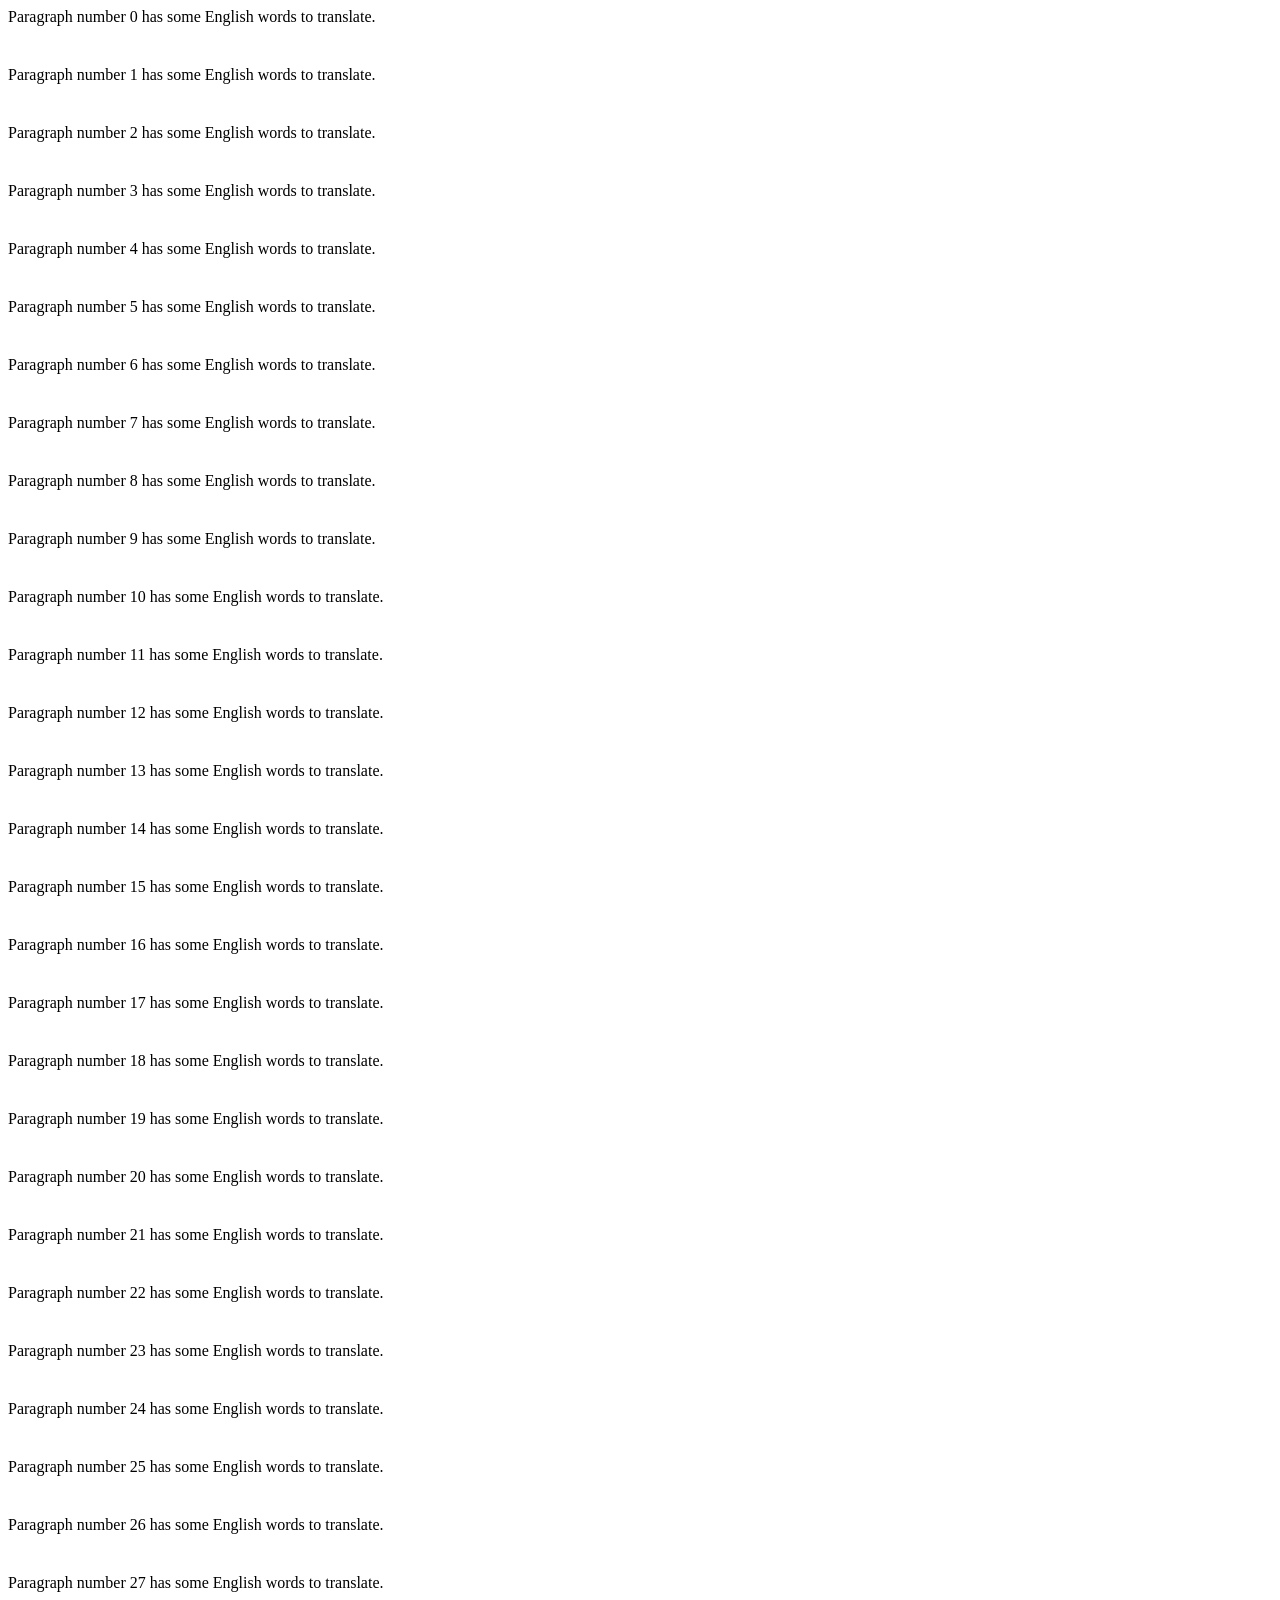
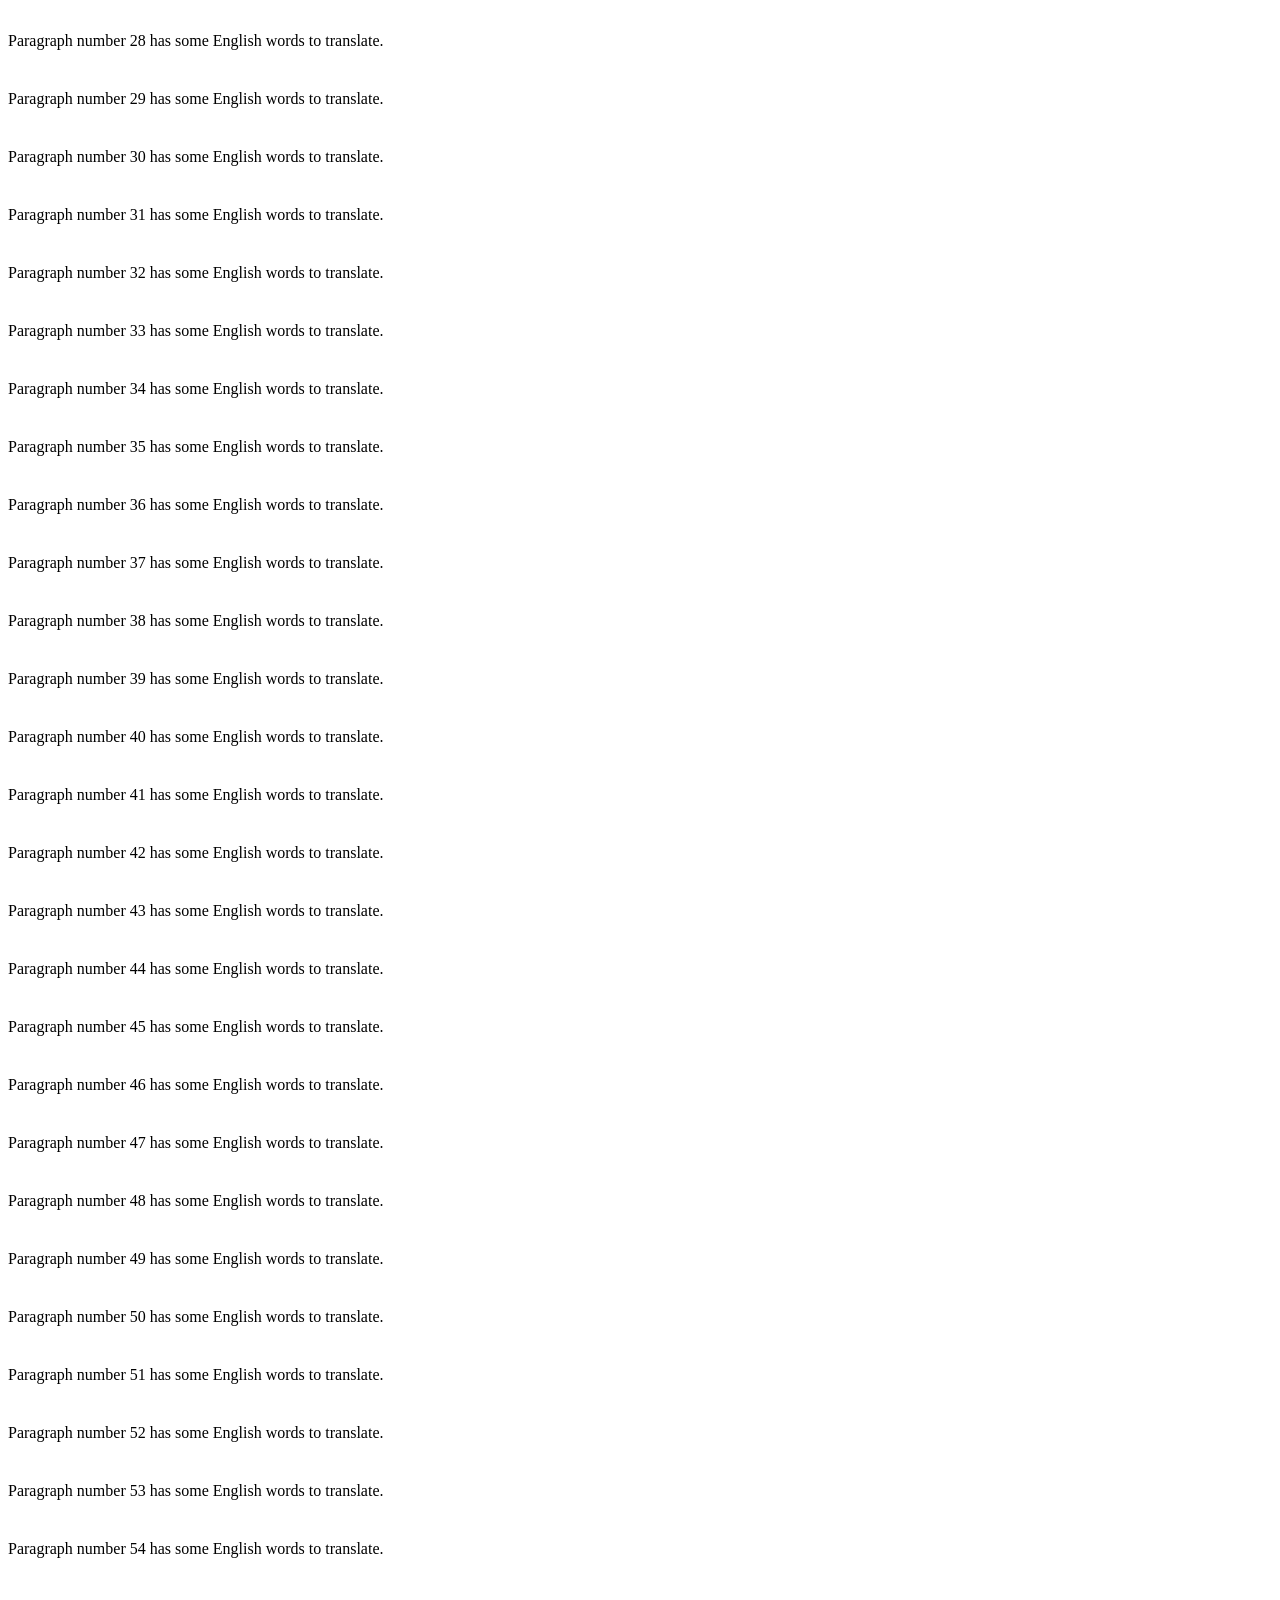
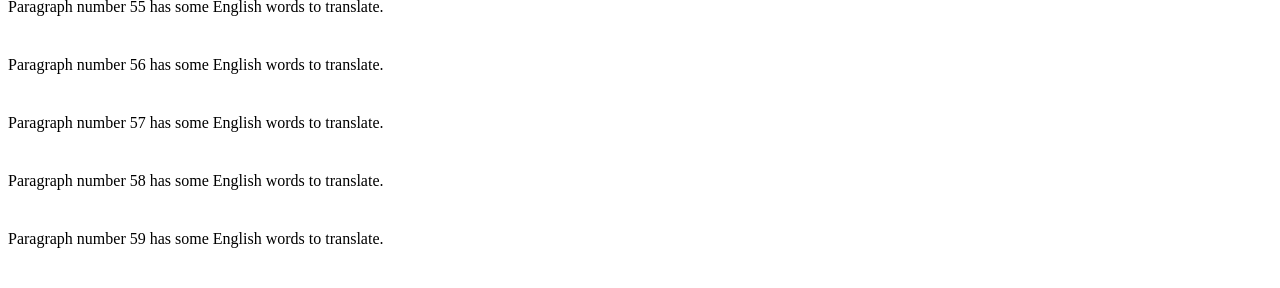
<file: test/browser/index.html>
<!doctype html><meta charset=utf-8><title>pill harness</title><body>
<p style="margin:0 0 40px">Paragraph number 0 has some English words to translate.</p>
<p style="margin:0 0 40px">Paragraph number 1 has some English words to translate.</p>
<p style="margin:0 0 40px">Paragraph number 2 has some English words to translate.</p>
<p style="margin:0 0 40px">Paragraph number 3 has some English words to translate.</p>
<p style="margin:0 0 40px">Paragraph number 4 has some English words to translate.</p>
<p style="margin:0 0 40px">Paragraph number 5 has some English words to translate.</p>
<p style="margin:0 0 40px">Paragraph number 6 has some English words to translate.</p>
<p style="margin:0 0 40px">Paragraph number 7 has some English words to translate.</p>
<p style="margin:0 0 40px">Paragraph number 8 has some English words to translate.</p>
<p style="margin:0 0 40px">Paragraph number 9 has some English words to translate.</p>
<p style="margin:0 0 40px">Paragraph number 10 has some English words to translate.</p>
<p style="margin:0 0 40px">Paragraph number 11 has some English words to translate.</p>
<p style="margin:0 0 40px">Paragraph number 12 has some English words to translate.</p>
<p style="margin:0 0 40px">Paragraph number 13 has some English words to translate.</p>
<p style="margin:0 0 40px">Paragraph number 14 has some English words to translate.</p>
<p style="margin:0 0 40px">Paragraph number 15 has some English words to translate.</p>
<p style="margin:0 0 40px">Paragraph number 16 has some English words to translate.</p>
<p style="margin:0 0 40px">Paragraph number 17 has some English words to translate.</p>
<p style="margin:0 0 40px">Paragraph number 18 has some English words to translate.</p>
<p style="margin:0 0 40px">Paragraph number 19 has some English words to translate.</p>
<p style="margin:0 0 40px">Paragraph number 20 has some English words to translate.</p>
<p style="margin:0 0 40px">Paragraph number 21 has some English words to translate.</p>
<p style="margin:0 0 40px">Paragraph number 22 has some English words to translate.</p>
<p style="margin:0 0 40px">Paragraph number 23 has some English words to translate.</p>
<p style="margin:0 0 40px">Paragraph number 24 has some English words to translate.</p>
<p style="margin:0 0 40px">Paragraph number 25 has some English words to translate.</p>
<p style="margin:0 0 40px">Paragraph number 26 has some English words to translate.</p>
<p style="margin:0 0 40px">Paragraph number 27 has some English words to translate.</p>
<p style="margin:0 0 40px">Paragraph number 28 has some English words to translate.</p>
<p style="margin:0 0 40px">Paragraph number 29 has some English words to translate.</p>
<p style="margin:0 0 40px">Paragraph number 30 has some English words to translate.</p>
<p style="margin:0 0 40px">Paragraph number 31 has some English words to translate.</p>
<p style="margin:0 0 40px">Paragraph number 32 has some English words to translate.</p>
<p style="margin:0 0 40px">Paragraph number 33 has some English words to translate.</p>
<p style="margin:0 0 40px">Paragraph number 34 has some English words to translate.</p>
<p style="margin:0 0 40px">Paragraph number 35 has some English words to translate.</p>
<p style="margin:0 0 40px">Paragraph number 36 has some English words to translate.</p>
<p style="margin:0 0 40px">Paragraph number 37 has some English words to translate.</p>
<p style="margin:0 0 40px">Paragraph number 38 has some English words to translate.</p>
<p style="margin:0 0 40px">Paragraph number 39 has some English words to translate.</p>
<p style="margin:0 0 40px">Paragraph number 40 has some English words to translate.</p>
<p style="margin:0 0 40px">Paragraph number 41 has some English words to translate.</p>
<p style="margin:0 0 40px">Paragraph number 42 has some English words to translate.</p>
<p style="margin:0 0 40px">Paragraph number 43 has some English words to translate.</p>
<p style="margin:0 0 40px">Paragraph number 44 has some English words to translate.</p>
<p style="margin:0 0 40px">Paragraph number 45 has some English words to translate.</p>
<p style="margin:0 0 40px">Paragraph number 46 has some English words to translate.</p>
<p style="margin:0 0 40px">Paragraph number 47 has some English words to translate.</p>
<p style="margin:0 0 40px">Paragraph number 48 has some English words to translate.</p>
<p style="margin:0 0 40px">Paragraph number 49 has some English words to translate.</p>
<p style="margin:0 0 40px">Paragraph number 50 has some English words to translate.</p>
<p style="margin:0 0 40px">Paragraph number 51 has some English words to translate.</p>
<p style="margin:0 0 40px">Paragraph number 52 has some English words to translate.</p>
<p style="margin:0 0 40px">Paragraph number 53 has some English words to translate.</p>
<p style="margin:0 0 40px">Paragraph number 54 has some English words to translate.</p>
<p style="margin:0 0 40px">Paragraph number 55 has some English words to translate.</p>
<p style="margin:0 0 40px">Paragraph number 56 has some English words to translate.</p>
<p style="margin:0 0 40px">Paragraph number 57 has some English words to translate.</p>
<p style="margin:0 0 40px">Paragraph number 58 has some English words to translate.</p>
<p style="margin:0 0 40px">Paragraph number 59 has some English words to translate.</p>
<script src="shim.js"></script>
</file>
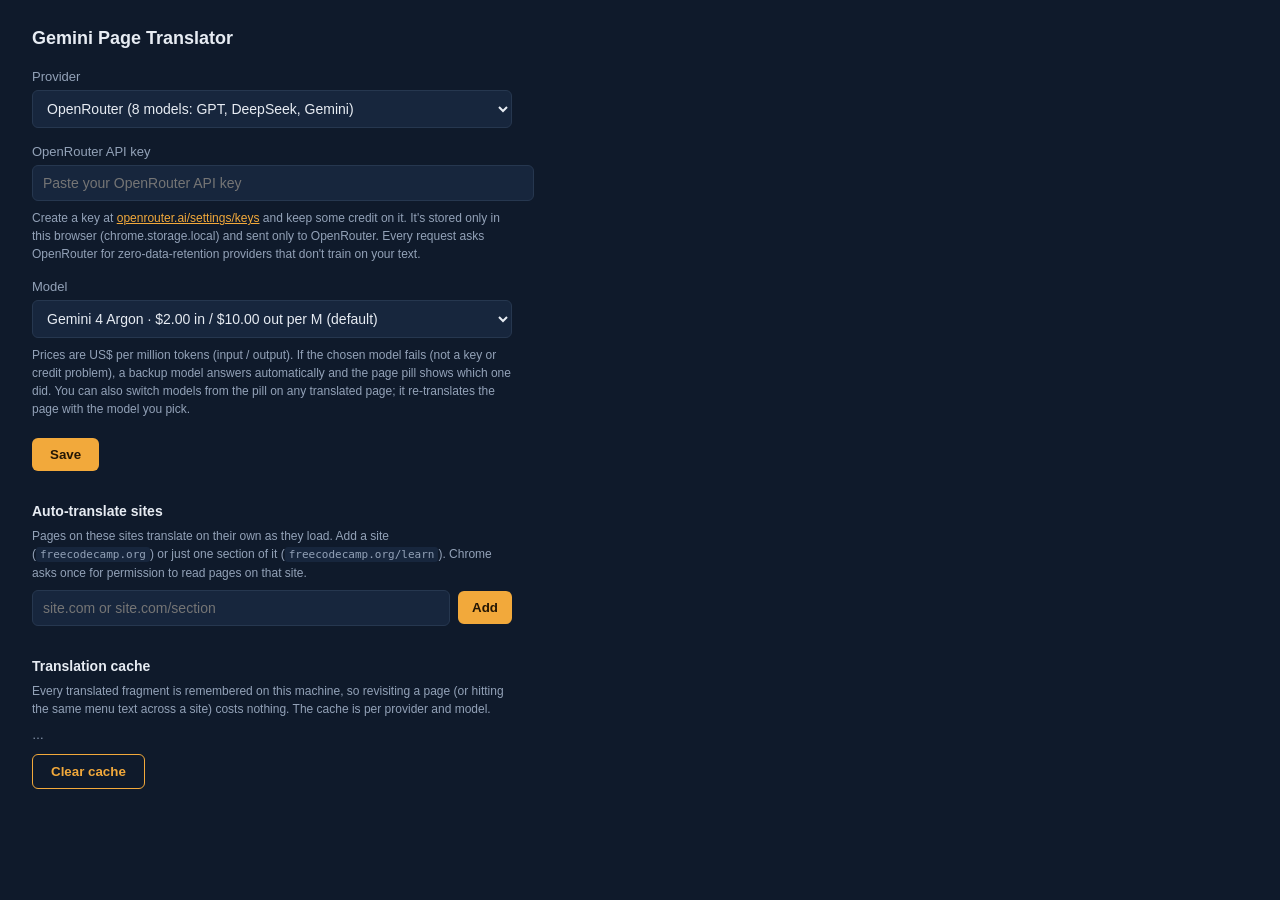
<file: options.html>
<!doctype html>
<html lang="en">
<head>
<meta charset="utf-8" />
<title>Gemini Page Translator — Settings</title>
<link rel="stylesheet" href="options.css" />
</head>
<body>
  <h1>Gemini Page Translator</h1>

  <label for="provider">Provider</label>
  <select id="provider">
    <option value="openrouter">OpenRouter (8 models: GPT, DeepSeek, Gemini)</option>
    <option value="gemini">Google Gemini (direct)</option>
  </select>

  <div id="orSection">
    <label for="openrouterKey">OpenRouter API key</label>
    <input id="openrouterKey" type="password" placeholder="Paste your OpenRouter API key" autocomplete="off" spellcheck="false" />
    <p class="hint">
      Create a key at
      <a href="https://openrouter.ai/settings/keys" target="_blank" rel="noopener">openrouter.ai/settings/keys</a>
      and keep some credit on it. It's stored only in this browser (chrome.storage.local) and sent only to OpenRouter.
      Every request asks OpenRouter for zero-data-retention providers that don't train on your text.
    </p>

    <label for="openrouterModel">Model</label>
    <select id="openrouterModel"></select>
    <p class="hint">Prices are US$ per million tokens (input / output). If the chosen model fails (not a key or credit problem), a backup model answers automatically and the page pill shows which one did. You can also switch models from the pill on any translated page; it re-translates the page with the model you pick.</p>
  </div>

  <div id="geminiSection" hidden>
    <label for="apiKey">Gemini API key</label>
    <input id="apiKey" type="password" placeholder="Paste your Gemini API key" autocomplete="off" />
    <p class="hint">
      Get a key at
      <a href="https://aistudio.google.com/apikey" target="_blank" rel="noopener">aistudio.google.com/apikey</a>.
      It's stored only in this browser (chrome.storage.local) and sent directly to Google — never to any other server.
    </p>

    <label for="model">Model</label>
    <select id="model">
      <option value="gemini-3.8-flash">gemini-3.8-flash (accurate, natural Burmese)</option>
      <option value="gemini-flash-lite-latest">gemini-flash-lite-latest (fastest, rougher Burmese)</option>
      <option value="gemini-3.1-pro-preview">gemini-3.1-pro-preview (best Burmese, slow)</option>
    </select>
  </div>

  <button id="saveBtn">Save</button>
  <span id="savedMsg" class="saved" hidden>Saved.</span>

  <h2>Auto-translate sites</h2>
  <p class="hint">Pages on these sites translate on their own as they load. Add a site (<code>freecodecamp.org</code>) or just one section of it (<code>freecodecamp.org/learn</code>). Chrome asks once for permission to read pages on that site.</p>
  <div class="row">
    <input id="autoEntry" type="text" placeholder="site.com or site.com/section" autocomplete="off" spellcheck="false" />
    <button id="autoAddBtn">Add</button>
  </div>
  <p id="autoMsg" class="hint" hidden></p>
  <ul id="autoSites" class="sites"></ul>

  <h2>Translation cache</h2>
  <p class="hint">Every translated fragment is remembered on this machine, so revisiting a page (or hitting the same menu text across a site) costs nothing. The cache is per provider and model.</p>
  <p id="cacheStats" class="hint">…</p>
  <button id="clearCacheBtn" class="secondary">Clear cache</button>

  <script src="openrouter.js"></script>
  <script src="options.js"></script>
</body>
</html>
</file>
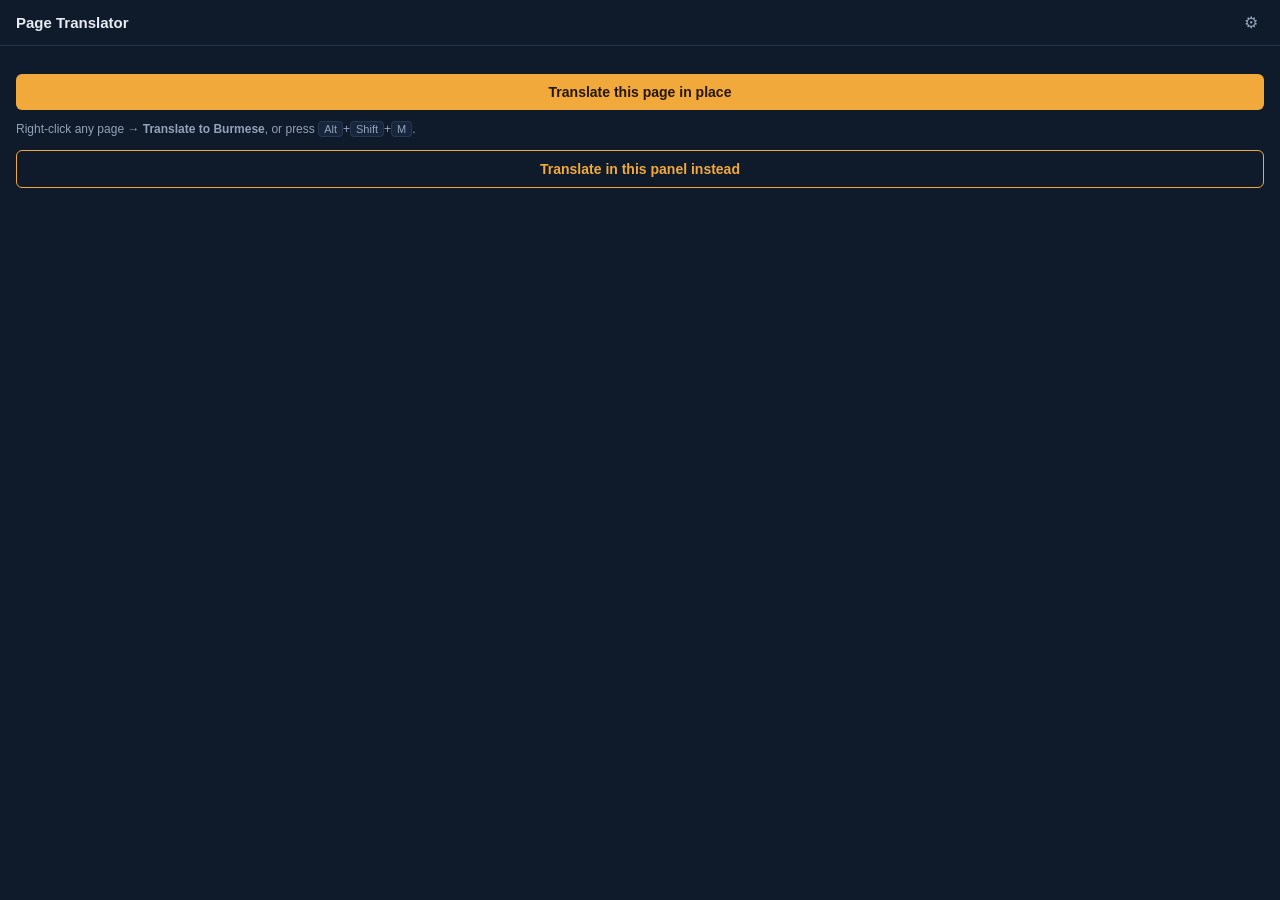
<file: sidepanel.html>
<!doctype html>
<html lang="en">
<head>
<meta charset="utf-8" />
<title>Gemini Page Translator</title>
<link rel="stylesheet" href="sidepanel.css" />
</head>
<body>
  <header>
    <h1>Page Translator</h1>
    <button id="settingsBtn" title="Settings">⚙</button>
  </header>

  <main>
    <div id="pageInfo" class="page-info"></div>

    <button id="translateInPlaceBtn">Translate this page in place</button>
    <p class="hint">Right-click any page → <b>Translate to Burmese</b>, or press <kbd>Alt</kbd>+<kbd>Shift</kbd>+<kbd>M</kbd>.</p>
    <button id="translateBtn" class="secondary">Translate in this panel instead</button>

    <div id="status" class="status" hidden></div>

    <div id="noKeyNotice" class="notice" hidden>
      No API key set yet.
      <a href="#" id="openOptionsLink">Open settings</a> to add one.
    </div>

    <article id="output" class="output"></article>
  </main>

  <script src="prompt.js"></script>
  <script src="openrouter.js"></script>
  <script src="sidepanel.js"></script>
</body>
</html>
</file>
<file: options.css>
:root {
  --navy: #0f1a2b;
  --navy-light: #17263d;
  --amber: #f2a93b;
  --text: #e7ecf3;
  --text-dim: #93a2b8;
  --border: #26374f;
}

body {
  margin: 0;
  max-width: 480px;
  padding: 28px 32px;
  font-family: -apple-system, "Segoe UI", Roboto, sans-serif;
  background: var(--navy);
  color: var(--text);
}

h1 {
  font-size: 18px;
  margin: 0 0 20px;
}

label {
  display: block;
  font-size: 13px;
  color: var(--text-dim);
  margin: 16px 0 6px;
}

input,
select {
  width: 100%;
  padding: 9px 10px;
  background: var(--navy-light);
  border: 1px solid var(--border);
  border-radius: 6px;
  color: var(--text);
  font-size: 14px;
}

.hint {
  font-size: 12px;
  color: var(--text-dim);
  margin: 8px 0 0;
  line-height: 1.5;
}

.hint a {
  color: var(--amber);
}

button {
  margin-top: 20px;
  padding: 9px 18px;
  background: var(--amber);
  color: #241705;
  border: none;
  border-radius: 6px;
  font-weight: 600;
  cursor: pointer;
}

.saved {
  margin-left: 10px;
  color: var(--amber);
  font-size: 13px;
}

h2 {
  font-size: 14px;
  margin: 32px 0 6px;
  color: var(--text);
}

button.secondary {
  background: transparent;
  color: var(--amber);
  border: 1px solid var(--amber);
  margin-top: 10px;
}

.sites {
  list-style: none;
  padding: 0;
  margin: 8px 0 0;
}

.sites li {
  display: flex;
  justify-content: space-between;
  align-items: center;
  padding: 6px 0;
  border-bottom: 1px solid var(--border);
  font-size: 13px;
}

.sites li.empty {
  color: var(--text-dim);
  border-bottom: none;
}

.sites button {
  margin: 0;
  padding: 3px 10px;
  font-size: 12px;
}

.row {
  display: flex;
  gap: 8px;
  align-items: center;
  margin-top: 8px;
}

.row input {
  flex: 1;
}

.row button {
  margin-top: 0;
  padding: 9px 14px;
}

.hint code {
  font-family: ui-monospace, monospace;
  font-size: 11px;
  background: var(--navy-light);
  padding: 1px 4px;
  border-radius: 3px;
}

.sites li > span:last-child {
  display: flex;
  gap: 6px;
}
</file>
<file: sidepanel.css>
:root {
  --navy: #0f1a2b;
  --navy-light: #17263d;
  --amber: #f2a93b;
  --text: #e7ecf3;
  --text-dim: #93a2b8;
  --border: #26374f;
}

* {
  box-sizing: border-box;
}

body {
  margin: 0;
  font-family: -apple-system, "Segoe UI", Roboto, sans-serif;
  background: var(--navy);
  color: var(--text);
  font-size: 14px;
}

header {
  display: flex;
  align-items: center;
  justify-content: space-between;
  padding: 12px 16px;
  border-bottom: 1px solid var(--border);
}

header h1 {
  font-size: 15px;
  margin: 0;
  font-weight: 600;
}

#settingsBtn {
  background: none;
  border: none;
  color: var(--text-dim);
  font-size: 16px;
  cursor: pointer;
}

#settingsBtn:hover {
  color: var(--amber);
}

main {
  padding: 16px;
}

.page-info {
  color: var(--text-dim);
  font-size: 12px;
  margin-bottom: 12px;
  overflow: hidden;
  text-overflow: ellipsis;
  white-space: nowrap;
}

#translateBtn,
#translateInPlaceBtn {
  width: 100%;
  padding: 10px 12px;
  background: var(--amber);
  color: #241705;
  border: none;
  border-radius: 6px;
  font-weight: 600;
  font-size: 14px;
  cursor: pointer;
}

#translateBtn:hover,
#translateInPlaceBtn:hover {
  filter: brightness(1.08);
}

#translateBtn.secondary {
  background: transparent;
  color: var(--amber);
  border: 1px solid var(--amber);
}

.hint {
  color: var(--text-dim);
  font-size: 12px;
  line-height: 1.5;
  margin: 10px 0 12px;
}

.hint kbd {
  font-family: inherit;
  font-size: 11px;
  padding: 1px 5px;
  border: 1px solid var(--border);
  border-radius: 4px;
  background: var(--navy-light);
}

#translateBtn:disabled {
  opacity: 0.6;
  cursor: default;
}

.status {
  margin-top: 12px;
  color: var(--text-dim);
  font-size: 13px;
}

.status.error {
  color: #f28b3b;
}

.notice {
  margin-top: 12px;
  padding: 10px 12px;
  background: var(--navy-light);
  border: 1px solid var(--border);
  border-radius: 6px;
  font-size: 13px;
}

.notice a {
  color: var(--amber);
}

.output {
  margin-top: 16px;
  line-height: 1.7;
  white-space: pre-wrap;
}

.output p {
  margin: 0 0 14px;
}
</file>
